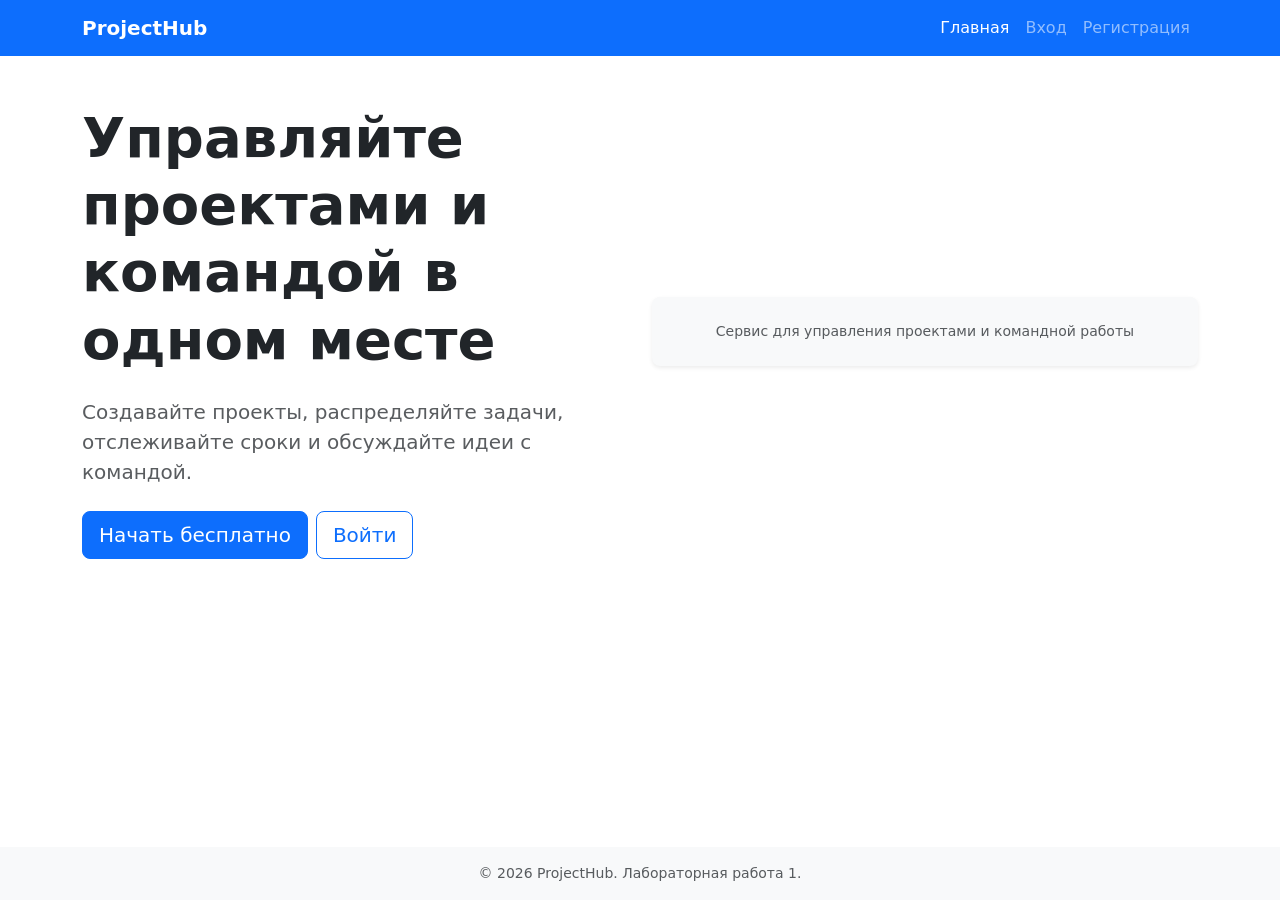
<file: J3212/lab1/index.html>
<!DOCTYPE html>
<html lang="ru">
<head>
  <meta charset="UTF-8">
  <meta name="viewport" content="width=device-width, initial-scale=1.0">
  <title>Сервис управления проектами — Главная</title>
  <link href="https://cdn.jsdelivr.net/npm/bootstrap@5.3.2/dist/css/bootstrap.min.css" rel="stylesheet">
  <link rel="stylesheet" href="css/style.css">
</head>
<body>
  <nav class="navbar navbar-expand-lg navbar-dark bg-primary">
    <div class="container">
      <a class="navbar-brand" href="index.html">ProjectHub</a>
      <button class="navbar-toggler" type="button" data-bs-toggle="collapse" data-bs-target="#navbarNav" aria-controls="navbarNav" aria-expanded="false" aria-label="Меню">
        <span class="navbar-toggler-icon"></span>
      </button>
      <div class="collapse navbar-collapse" id="navbarNav">
        <ul class="navbar-nav ms-auto">
          <li class="nav-item">
            <a class="nav-link active" href="index.html">Главная</a>
          </li>
          <li class="nav-item">
            <a class="nav-link" href="login.html">Вход</a>
          </li>
          <li class="nav-item">
            <a class="nav-link" href="register.html">Регистрация</a>
          </li>
        </ul>
      </div>
    </div>
  </nav>

  <main class="py-5">
    <div class="container">
      <div class="row align-items-center">
        <div class="col-lg-6">
          <h1 class="display-4 fw-bold mb-4">Управляйте проектами и командой в одном месте</h1>
          <p class="lead text-muted mb-4">
            Создавайте проекты, распределяйте задачи, отслеживайте сроки и обсуждайте идеи с командой.
          </p>
          <div class="d-flex gap-2 flex-wrap">
            <a href="register.html" class="btn btn-primary btn-lg">Начать бесплатно</a>
            <a href="login.html" class="btn btn-outline-primary btn-lg">Войти</a>
          </div>
        </div>
        <div class="col-lg-6 mt-4 mt-lg-0 text-center">
          <div class="bg-light rounded-3 p-4 shadow-sm">
            <p class="text-muted mb-0 small">Сервис для управления проектами и командной работы</p>
          </div>
        </div>
      </div>
    </div>
  </main>

  <footer class="bg-light py-3 mt-auto">
    <div class="container text-center text-muted small">
      &copy; 2026 ProjectHub. Лабораторная работа 1.
    </div>
  </footer>

  <script src="https://cdn.jsdelivr.net/npm/bootstrap@5.3.2/dist/js/bootstrap.bundle.min.js"></script>
</body>
</html>
</file>
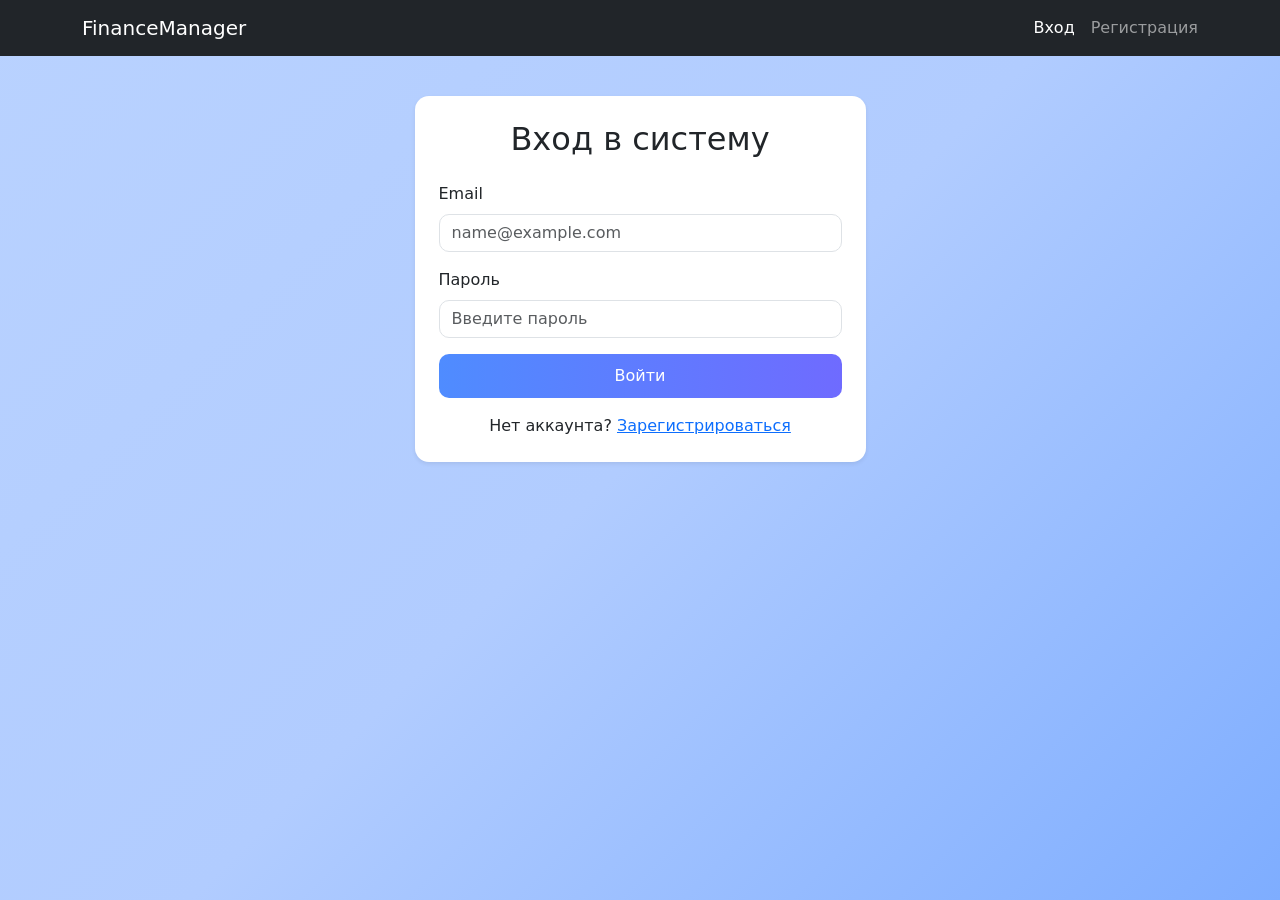
<file: J3211/Aleshkin_Dmitry/laboratory/lab-1/index.html>
<!DOCTYPE html>
<html lang="ru">
<head>
    <meta charset="UTF-8">
    <meta name="viewport" content="width=device-width, initial-scale=1.0">
    <title>Вход</title>
    <link href="https://cdn.jsdelivr.net/npm/bootstrap@5.3.2/dist/css/bootstrap.min.css" rel="stylesheet">
    <link rel="stylesheet" href="css/style.css">
</head>
<body>

<nav class="navbar navbar-dark bg-dark">
    <div class="container d-flex flex-column flex-md-row justify-content-between align-items-center">
        <a class="navbar-brand mb-2 mb-md-0" href="index.html">FinanceManager</a>
        <ul class="navbar-nav flex-row gap-3">
            <li class="nav-item">
                <a class="nav-link active" href="index.html">Вход</a>
            </li>
            <li class="nav-item">
                <a class="nav-link" href="register.html">Регистрация</a>
            </li>
        </ul>
    </div>
</nav>

<div class="container main-block">
    <div class="row justify-content-center">
        <div class="col-12 col-sm-10 col-md-8 col-lg-5">
            <div class="card shadow-sm">
                <div class="card-body p-4">
                    <h2 class="text-center mb-4">Вход в систему</h2>

                    <form action="dashboard.html">
                        <div class="mb-3">
                            <label for="email" class="form-label">Email</label>
                            <input type="email" class="form-control" id="email" placeholder="name@example.com" required>
                        </div>

                        <div class="mb-3">
                            <label for="password" class="form-label">Пароль</label>
                            <input type="password" class="form-control" id="password" placeholder="Введите пароль" required>
                        </div>

                        <div class="d-grid mb-3">
                            <button type="submit" class="btn btn-primary">Войти</button>
                        </div>
                    </form>

                    <p class="text-center mb-0">
                        Нет аккаунта? <a href="register.html">Зарегистрироваться</a>
                    </p>
                </div>
            </div>
        </div>
    </div>
</div>

</body>
</html>
</file>
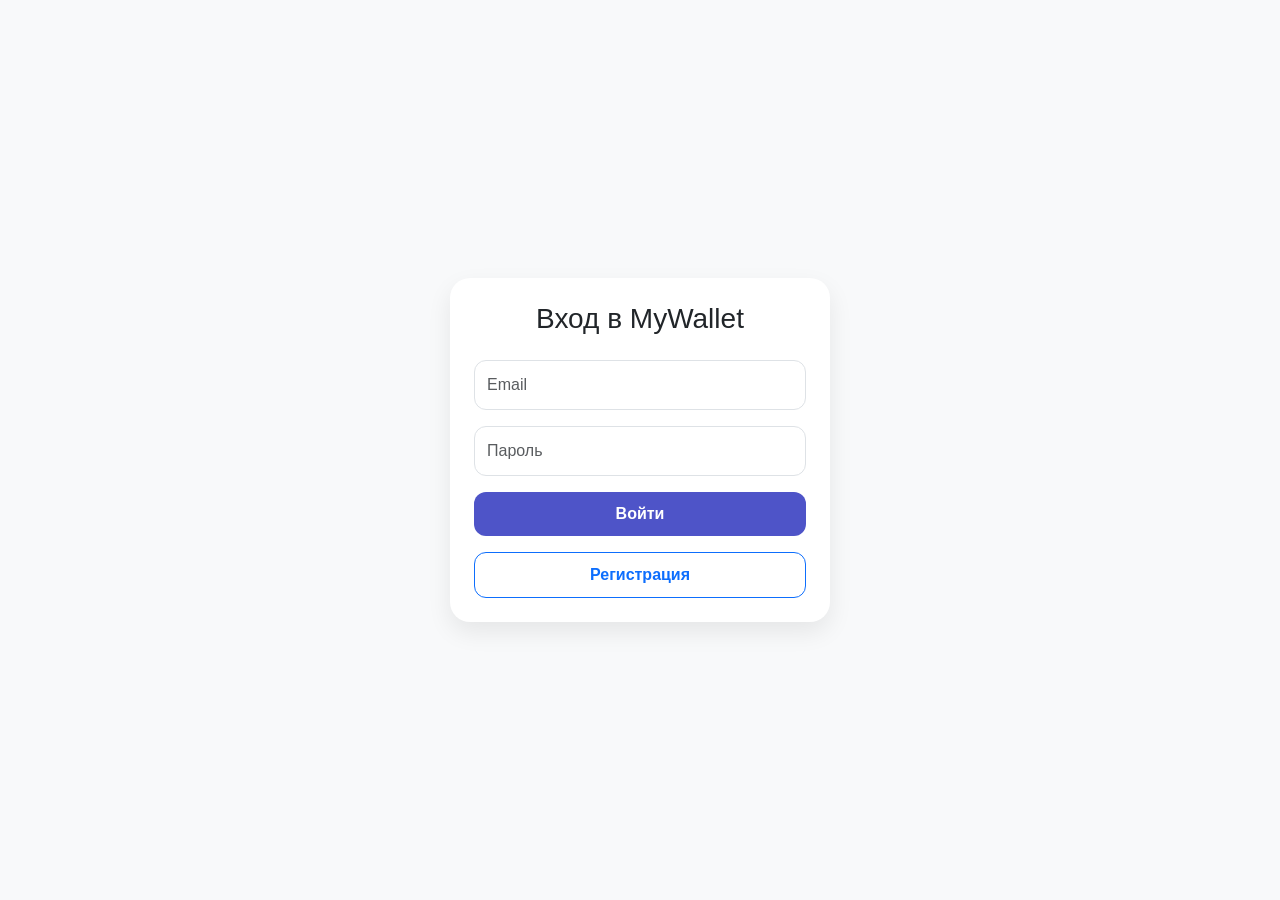
<file: J3210/Андреева Наталия/homeworks/hw2/financial_manager/index.html>
<!DOCTYPE html>
<html lang="ru">
<head>
    <meta charset="UTF-8">
    <meta name="viewport" content="width=device-width, initial-scale=1.0">
    <meta name="description"
          content="Вход в личный кабинет финансового менеджера MyWallet. Управляйте своими доходами и расходами легко и безопасно.">
    <title>Вход в систему — MyWallet</title>
    <link href="https://cdn.jsdelivr.net/npm/bootstrap@5.3.0/dist/css/bootstrap.min.css" rel="stylesheet">
    <link rel="stylesheet" href="css/base.css">
    <link rel="stylesheet" href="css/layout.css">
    <link rel="stylesheet" href="css/components.css">
    <link rel="stylesheet" href="css/pages.css">
</head>
<body class="bg-light d-flex align-items-center min-vh-100">
<main class="container">
    <div class="row justify-content-center">
        <div class="col-12 col-md-4 card p-4 shadow-sm border-0">
            <h1 class="h3 mb-4 text-center">Вход в MyWallet</h1>

            <div class="mb-3">
                <label for="email" class="visually-hidden">Электронная почта</label>
                <input type="email" id="email" class="form-control" placeholder="Email" autocomplete="email">
            </div>

            <div class="mb-3">
                <label for="pass" class="visually-hidden">Пароль</label>
                <input type="password" id="pass" class="form-control" placeholder="Пароль">
            </div>

            <button id="loginBtn" class="btn btn-primary w-100 py-2 fw-bold">Войти</button>
            <a href="register.html" class="btn btn-outline-primary w-100 mt-3">Регистрация</a>
        </div>
    </div>
</main>

<script>
    document.getElementById('loginBtn').addEventListener('click', async () => {
        const emailInput = document.getElementById('email').value.trim();
        const passInput = document.getElementById('pass').value.trim();

        if (!emailInput || !passInput) return alert("Введите данные!");

        try {
            const response = await fetch(`http://localhost:3000/users`);
            const users = await response.json();

            const foundUser = users.find(u => u.email === emailInput && u.pass === passInput);

            if (foundUser) {
                localStorage.setItem('isLoggedIn', 'true');
                localStorage.setItem('currentUser', JSON.stringify(foundUser));
                localStorage.setItem('currentUserId', foundUser.id.toString());
                localStorage.setItem('currentUserEmail', foundUser.email);
                localStorage.setItem('userFullName', foundUser.name + " " + foundUser.surname);

                alert("Вход выполнен успешно!");
                window.location.href = 'dashboard.html';
            } else {
                alert("Неверный Email или пароль! Проверьте данные или зарегистрируйтесь.");
                console.log("Введено:", emailInput, passInput);
                console.log("В базе данных сейчас:", users);
            }
        } catch (error) {
            alert("Нет связи с сервером! Проверьте, что в терминале написано 'JSON Server started'");
        }
    });
</script>
</body>
</html>
</file>
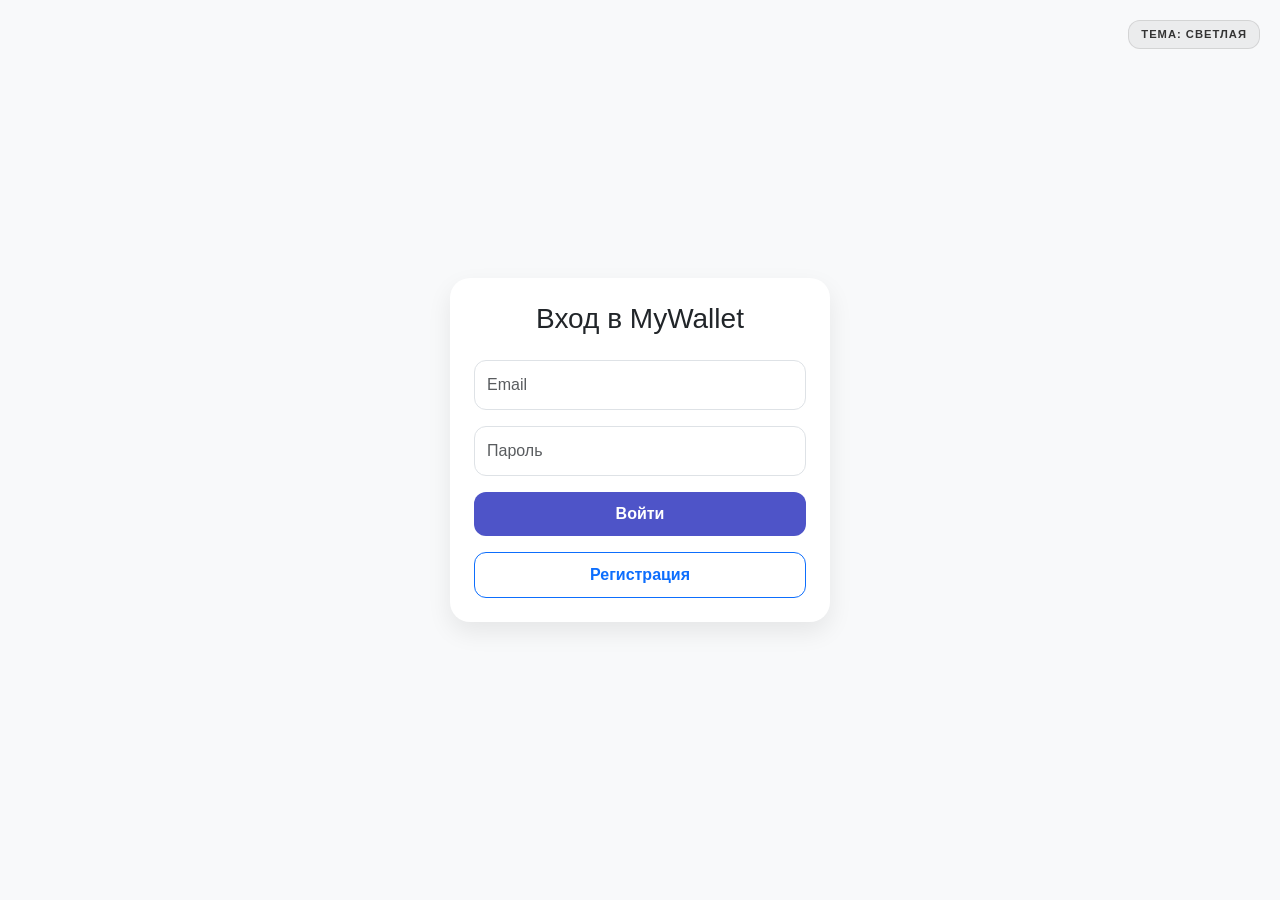
<file: J3210/Андреева Наталия/homeworks/hw4/financial_manager/index.html>
<!DOCTYPE html>
<html lang="ru">
<head>
    <meta charset="UTF-8">
    <meta name="viewport" content="width=device-width, initial-scale=1.0">
    <meta name="description"
          content="Вход в личный кабинет финансового менеджера MyWallet. Управляйте своими доходами и расходами легко и безопасно.">
    <title>Вход в систему — MyWallet</title>
    <link href="https://cdn.jsdelivr.net/npm/bootstrap@5.3.0/dist/css/bootstrap.min.css" rel="stylesheet">
    <link rel="stylesheet" href="css/themes.css">
    <link rel="stylesheet" href="css/base.css">
    <link rel="stylesheet" href="css/layout.css">
    <link rel="stylesheet" href="css/components.css">
    <link rel="stylesheet" href="css/pages.css">
    <link rel="stylesheet" href="css/dark-theme.css">

</head>
<body class="bg-light d-flex align-items-center min-vh-100">
<main class="container">
    <div class="row justify-content-center">
        <div class="col-12 col-md-4 card p-4 shadow-sm border-0">
            <h1 class="h3 mb-4 text-center">Вход в MyWallet</h1>

            <div class="mb-3">
                <label for="email" class="visually-hidden">Электронная почта</label>
                <input type="email" id="email" class="form-control" placeholder="Email" autocomplete="email">
            </div>

            <div class="mb-3">
                <label for="pass" class="visually-hidden">Пароль</label>
                <input type="password" id="pass" class="form-control" placeholder="Пароль">
            </div>

            <button id="loginBtn" class="btn btn-primary w-100 py-2 fw-bold">Войти</button>
            <a href="register.html" class="btn btn-outline-primary w-100 mt-3">Регистрация</a>
        </div>
    </div>
</main>

<script>
    document.getElementById('loginBtn').addEventListener('click', async () => {
        const emailInput = document.getElementById('email').value.trim();
        const passInput = document.getElementById('pass').value.trim();

        if (!emailInput || !passInput) return alert("Введите данные!");

        try {
            const response = await fetch(`http://localhost:3000/users`);
            const users = await response.json();

            const foundUser = users.find(u => u.email === emailInput && u.pass === passInput);

            if (foundUser) {
                localStorage.setItem('isLoggedIn', 'true');
                localStorage.setItem('currentUser', JSON.stringify(foundUser));
                localStorage.setItem('currentUserId', foundUser.id.toString());
                localStorage.setItem('currentUserEmail', foundUser.email);
                localStorage.setItem('userFullName', foundUser.name + " " + foundUser.surname);

                alert("Вход выполнен успешно!");
                window.location.href = 'dashboard.html';
            } else {
                alert("Неверный Email или пароль! Проверьте данные или зарегистрируйтесь.");
                console.log("Введено:", emailInput, passInput);
                console.log("В базе данных сейчас:", users);
            }
        } catch (error) {
            alert("Нет связи с сервером! Проверьте, что в терминале написано 'JSON Server started'");
        }
    });
</script>
<script src="js/theme-toggle.js"></script>
</body>
</html>
</file>
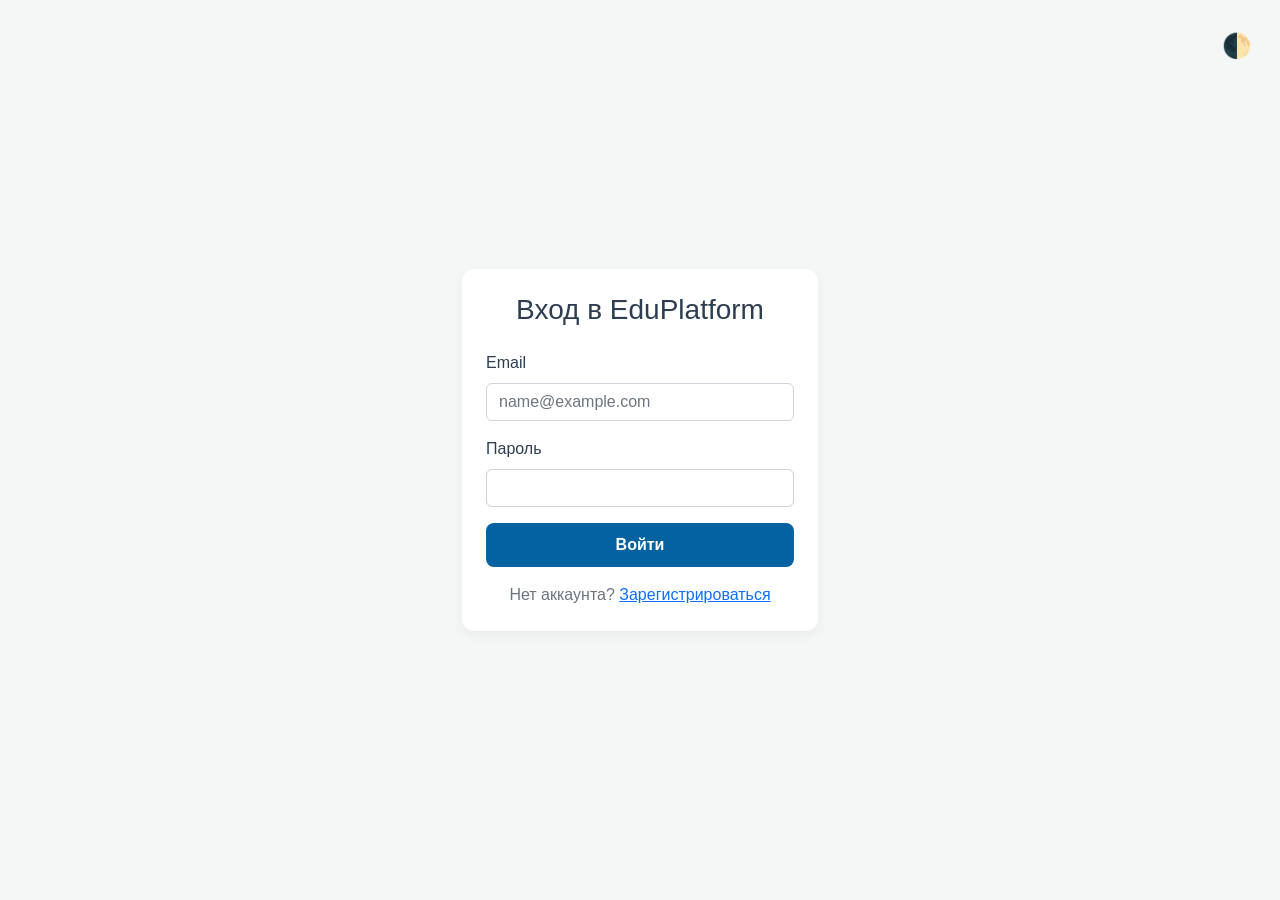
<file: J3210/Бровкин Аким/homeworks/hw3/public/index.html>
<!DOCTYPE html>
<html lang="ru">
<head>
    <meta charset="UTF-8">
    <meta name="viewport" content="width=device-width, initial-scale=1.0">
    <title>Вход - EduPlatform</title>
    <link href="https://cdn.jsdelivr.net/npm/bootstrap@5.3.0/dist/css/bootstrap.min.css" rel="stylesheet">
    <link rel="stylesheet" href="css/style.css">
    <script>
        const savedTheme = localStorage.getItem('theme') || 'light';
        document.documentElement.setAttribute('data-theme', savedTheme);
    </script>
</head>
<body>
    <main class="auth-wrapper">
        <div class="theme-toggle-wrapper-auth">
            <button id="themeToggle" class="theme-toggle-btn" aria-label="Переключить тему">🌓</button>
        </div>
        <div class="container">
            <div class="row justify-content-center">
                <div class="col-md-4">
                    <div class="edu-card p-4">
                        <h3 class="text-center mb-4">Вход в EduPlatform</h3>
                        <form id="loginForm">
                            <div class="mb-3">
                                <label class="form-label" for="email">Email</label>
                                <input type="email" id="email" class="form-control" placeholder="name@example.com" required>
                            </div>
                            <div class="mb-3">
                                <label class="form-label" for="password">Пароль</label>
                                <input type="password" id="password" class="form-control" required>
                            </div>
                            <button type="submit" class="btn-brand w-100">Войти</button>
                        </form>
                        <div class="text-center mt-3">
                            <span class="text-muted">Нет аккаунта?</span> <a href="register.html">Зарегистрироваться</a>
                        </div>
                    </div>
                </div>
            </div>
        </div>
    </main>

    <script>
        document.getElementById('loginForm').addEventListener('submit', async function(e) {
            e.preventDefault();
            const email = document.getElementById('email').value;
            const password = document.getElementById('password').value;

            try {
                const response = await fetch(`http://localhost:3000/users?email=${email}&password=${password}`);
                const users = await response.json();

                if (users.length > 0) {
                    localStorage.setItem('user', JSON.stringify(users[0]));
                    window.location.href = 'dashboard.html';
                } else {
                    alert('Неверный email или пароль!');
                }
            } catch (error) {
                console.error('Ошибка:', error);
                alert('Сервер недоступен.');
            }
        });

        document.getElementById('themeToggle').addEventListener('click', function() {
            const currentTheme = document.documentElement.getAttribute('data-theme');
            const newTheme = currentTheme === 'dark' ? 'light' : 'dark';
            document.documentElement.setAttribute('data-theme', newTheme);
            localStorage.setItem('theme', newTheme);
        });
    </script>
</body>
</html>
</file>
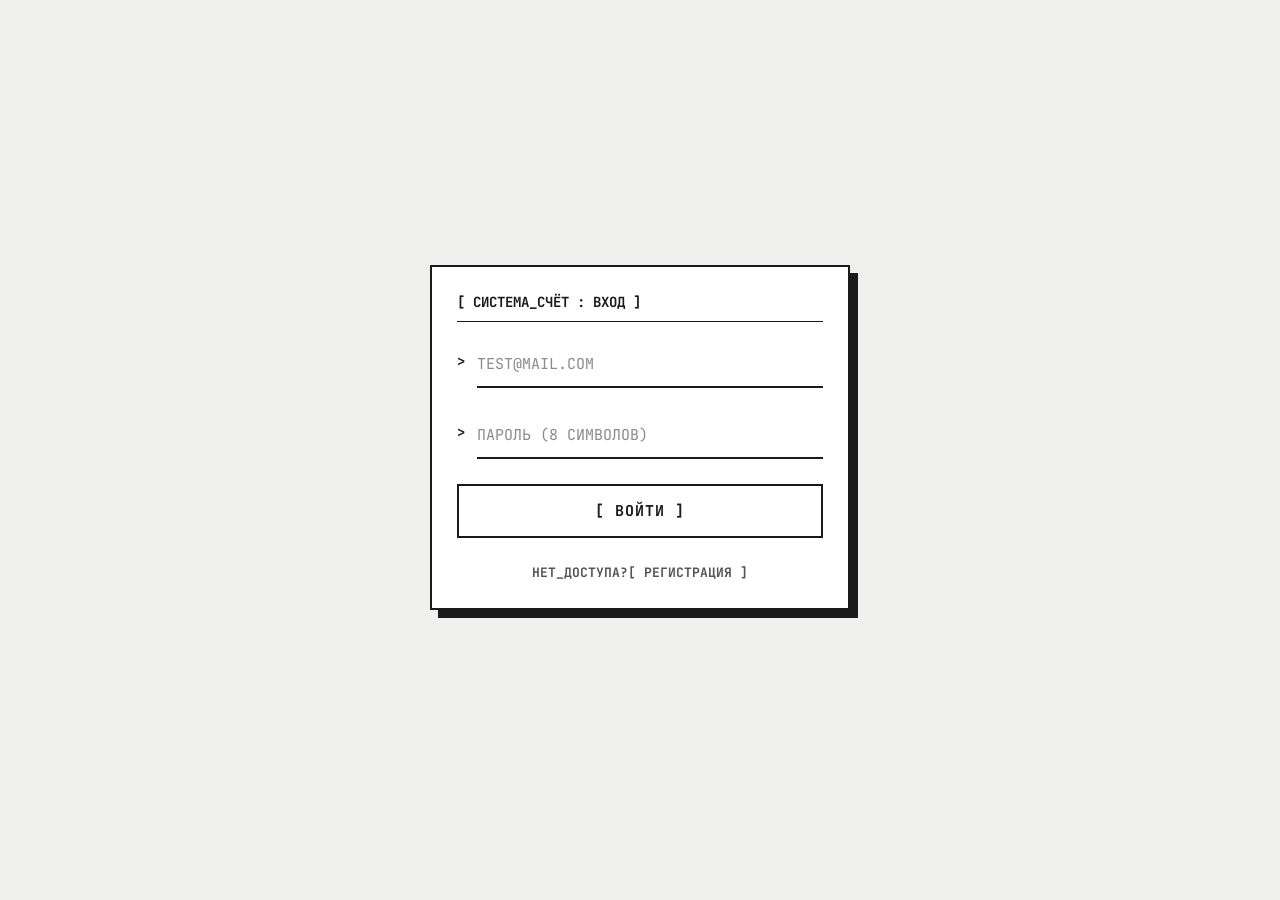
<file: J3211/Бондаренко Анна/homeworks/hw3/html/index.html>
<!DOCTYPE html>
<html lang="ru">
<head>
    <meta charset="UTF-8">
    <meta name="viewport" content="width=device-width, initial-scale=1.0">
    <meta name="description" content="Авторизация в системе">
    <title>СИСТЕМА_СЧЁТ : ВХОД</title>
    <link rel="stylesheet" href="../css/theme.css">
    <link rel="stylesheet" href="../css/base.css">
    <link rel="stylesheet" href="../css/form.css">
    <link rel="stylesheet" href="../css/auth.css">
    <link rel="stylesheet" href="../css/components.css">
</head>
<body>

<main>
    <div class="terminal-wrapper">
        <div class="terminal-box">
            <div class="terminal-title" role="heading" aria-level="1">[ СИСТЕМА_СЧЁТ : ВХОД ]</div>

            <form id="loginForm">
                <div class="input-group">
                    <label for="loginEmail" class="input-prefix" style="cursor: pointer;">
                        &gt; <span class="visually-hidden">Электронная почта</span>
                    </label>
                    <input type="email" id="loginEmail" class="terminal-input"
                           placeholder="TEST@MAIL.COM" required autocomplete="email">
                </div>

                <div class="input-group">
                    <label for="loginPassword" class="input-prefix" style="cursor: pointer;">
                        &gt; <span class="visually-hidden">Пароль</span>
                    </label>
                    <input type="password" id="loginPassword" class="terminal-input"
                           placeholder="ПАРОЛЬ (8 СИМВОЛОВ)" required autocomplete="current-password">
                </div>

                <button type="submit" class="terminal-btn" aria-label="Войти в систему">[ ВОЙТИ ]</button>
            </form>

            <a href="register.html" class="terminal-link" aria-label="Зарегистрировать новый аккаунт">НЕТ_ДОСТУПА?[ РЕГИСТРАЦИЯ ]</a>
        </div>
    </div>
</main>
<script src="../js/api.js"></script>
<script src="../js/core.js"></script>
<script src="../js/auth.js"></script>
<script src="../js/theme.js"></script>
</body>
</html>
</file>
<file: J3212/lab1/css/style.css>
:root {
  --primary: #0d6efd;
  --secondary: #6c757d;
  --success: #198754;
  --danger: #dc3545;
  --warning: #ffc107;
  --info: #0dcaf0;
}

body {
  min-height: 100vh;
  display: flex;
  flex-direction: column;
}

main {
  flex: 1;
}

.navbar-brand {
  font-weight: 600;
}

.card {
  border: none;
  box-shadow: 0 0.125rem 0.25rem rgba(0, 0, 0, 0.075);
}

.card:hover {
  box-shadow: 0 0.5rem 1rem rgba(0, 0, 0, 0.1);
}

.auth-wrapper {
  min-height: calc(100vh - 56px);
  display: flex;
  align-items: center;
  justify-content: center;
}

.auth-card {
  max-width: 420px;
}

.dashboard-section {
  margin-bottom: 2rem;
}

.task-card {
  transition: transform 0.15s ease;
}

.task-card:hover {
  transform: translateY(-2px);
}

.kanban-column {
  min-height: 300px;
  border-radius: 0.375rem;
  background: #f8f9fa;
}

.kanban-card {
  cursor: grab;
}

.kanban-card:active {
  cursor: grabbing;
}

.badge-status-new { background-color: #0dcaf0; }
.badge-status-progress { background-color: #0d6efd; }
.badge-status-review { background-color: #fd7e14; }
.badge-status-done { background-color: #198754; }

.badge-priority-low { background-color: #6c757d; }
.badge-priority-medium { background-color: #ffc107; color: #212529; }
.badge-priority-high { background-color: #fd7e14; }
.badge-priority-critical { background-color: #dc3545; }

.role-admin { border-left: 4px solid #dc3545; }
.role-member { border-left: 4px solid #0d6efd; }
.role-viewer { border-left: 4px solid #6c757d; }

.notification-item {
  border-left: 3px solid transparent;
}
.notification-item.unread {
  border-left-color: var(--primary);
  background-color: rgba(13, 110, 253, 0.05);
}

footer {
  margin-top: auto;
}
</file>
<file: J3211/Aleshkin_Dmitry/laboratory/lab-1/css/style.css>
/* Оформление всей страницы: фон и минимальная высота экрана */
body {
    background: linear-gradient(135deg, #b9d2ff 0%, #b1ccff 50%, #7eadff 100%);
    min-height: 100vh;
}

/* Отступы сверху и снизу у основного содержимого страницы */
.main-block {
    margin-top: 40px;
    margin-bottom: 40px;
}

/* Общий стиль карточек: убираем рамку, скругляем углы, добавляем тень */
.card {
    border: none;
    border-radius: 14px;
    box-shadow: 0 4px 14px rgba(0, 0, 0, 0.08);
}

/* Блоки со статистикой: баланс, доходы, расходы */
.stat-box {
    padding: 20px;
    border-radius: 14px;
    background: #ffffff;
    box-shadow: 0 4px 14px rgba(0, 0, 0, 0.08);
    text-align: center;
    height: 100%;
}

/* Отступ под заголовком внутри блока статистики */
.stat-box h4 {
    margin-bottom: 10px;
}

/* Выравнивание текста по вертикали по центру в ячейках таблицы */
.table td,
.table th {
    vertical-align: middle;
}

/* Общий стиль для белых информационных блоков:
   фильтры, графики, секции с информацией */
.filter-box,
.chart-box,
.info-box {
    background-color: #ffffff;
    border: none;
    border-radius: 14px;
    padding: 20px;
    margin-bottom: 20px;
    box-shadow: 0 4px 14px rgba(0, 0, 0, 0.08);
}

/* Основная кнопка: градиент, скругление, внутренние отступы */
.btn-primary {
    border: none;
    border-radius: 10px;
    background: linear-gradient(90deg, #4f8cff 0%, #6f6bff 100%);
    padding: 10px 18px;
}

/* Изменение цвета основной кнопки при наведении */
.btn-primary:hover {
    background: linear-gradient(90deg, #3f7cf0 0%, #625df2 100%);
}

/* Второстепенная кнопка: только скругление углов */
.btn-secondary {
    border-radius: 10px;
}

/* Поля ввода и выпадающие списки: скругление углов */
.form-control,
.form-select {
    border-radius: 10px;
}

/* Нижняя подпись/примечание: серый текст, меньший размер, выравнивание по центру */
.footer-note {
    color: #6c757d;
    font-size: 14px;
    text-align: center;
    margin-top: 30px;
}
</file>
<file: J3210/Андреева Наталия/homeworks/hw2/financial_manager/css/base.css>
body {
    background: #f4f7f6;
    font-family: 'Segoe UI', Tahoma, Geneva, Verdana, sans-serif !important;
    color: #333;
    padding: 20px 0;
    line-height: 1.6;
}

h1, h2, h3, h4, h5, .btn, .form-control {
    font-family: 'Segoe UI', Tahoma, Geneva, Verdana, sans-serif !important;
}

.visually-hidden, .a11y-hidden {
    position: absolute;
    width: 1px;
    height: 1px;
    padding: 0;
    margin: -1px;
    overflow: hidden;
    clip: rect(0, 0, 0, 0);
    white-space: nowrap;
    border: 0;
}

*:focus-visible {
    outline: 3px solid #6366f1 !important;
    outline-offset: 4px;
}
</file>
<file: J3210/Андреева Наталия/homeworks/hw2/financial_manager/css/layout.css>
.navbar {
    background: #1e1b4b !important;
    padding: 0.8rem 2rem !important;
    border-bottom: 2px solid #312e81;
    margin-bottom: 25px;
}

.nav-link-custom {
    color: #ffffff !important;
    text-decoration: none !important;
    font-size: 0.9rem;
    font-weight: 500;
    padding: 8px 16px !important;
    border-radius: 10px;
    transition: all 0.3s ease;
    display: inline-block;
}

.nav-link-custom:hover {
    background: rgba(255, 255, 255, 0.1);
}

.nav-link-custom.active {
    background-color: #ffffff !important;
    color: #1e1b4b !important;
    font-weight: 700;
}

#userNameDisplay {
    background: rgba(255, 255, 255, 0.15);
    padding: 6px 14px;
    border-radius: 50px;
    font-weight: 600;
    color: white;
    font-size: 0.85rem;
    display: inline-flex;
    align-items: center;
}

@media (max-width: 576px) {
    .navbar {
        padding: 0.8rem 1rem !important;
    }

    .nav-link-custom {
        padding: 6px 10px !important;
        font-size: 0.8rem;
    }
}

.navbar {
    background-color: #1e1b4b !important;
    border-bottom: 2px solid #312e81;
    min-height: 70px;
}

.nav-link-custom {
    color: white !important;
    text-decoration: none !important;
    padding: 10px 20px !important;
    display: inline-block;
}

.nav-link-custom.active {
    background-color: white !important;
    color: #1e1b4b !important;
    border-radius: 8px;
    font-weight: 700;
}

#rate-usd {
    min-height: 180px;
    background: #2d3748;
    border-radius: 20px;
}

#rate-eur, #rate-cny, #rate-gbp {
    min-height: 100px;
    background: #f1f3f5;
    border-radius: 16px;
}

#rate-jpy, #rate-try, #rate-kzt, #rate-amd {
    min-height: 80px;
    background: #f1f3f5;
    border-radius: 16px;
}

.btn-logout {
    color: white !important;
    border: 1px solid rgba(255, 255, 255, 0.4) !important;
    background: transparent;
}

body {
    font-display: swap;
}
</file>
<file: J3210/Андреева Наталия/homeworks/hw2/financial_manager/css/components.css>
.card {
    border: none !important;
    border-radius: 20px !important;
    box-shadow: 0 10px 25px rgba(0, 0, 0, 0.08) !important;
    background-color: #fff;
    transition: transform 0.3s ease;
}

.card:hover {
    transform: translateY(-5px);
}

.btn {
    border-radius: 12px !important;
    padding: 10px 20px !important;
    font-weight: 600 !important;
    transition: all 0.3s ease;
}

.btn-primary {
    background-color: #4e54c8 !important;
    border: none !important;
}

.btn-success {
    background-color: #3c366b !important;
    border: 2px solid #2d264d !important;
    color: #ffffff !important;
}

.btn-logout {
    color: white !important;
    border: 1px solid rgba(255, 255, 255, 0.4) !important;
    background: transparent;
}

.form-control {
    border-radius: 12px !important;
    padding: 12px !important;
    border: 1px solid #dee2e6;
}

.table {
    border-collapse: separate;
    border-spacing: 0 10px;
}

.table tr {
    background: white;
    box-shadow: 0 2px 5px rgba(0, 0, 0, 0.05);
}

.table td, .table th {
    padding: 15px;
    vertical-align: middle;
    border: none;
}

.progress {
    height: 14px;
    border-radius: 10px;
    background-color: #e9ecef;
}
</file>
<file: J3210/Андреева Наталия/homeworks/hw2/financial_manager/css/pages.css>
.card-main-usd {
    background: linear-gradient(135deg, #4a5568 0%, #2d3748 100%) !important;
    color: white !important;
}

.currency-tinted {
    background-color: #f1f3f5 !important;
    border: 1px solid #e9ecef !important;
    border-radius: 16px !important;
}

.chart-box-fixed {
    height: 300px;
    width: 100%;
    position: relative;
}

canvas:focus-visible {
    border-radius: 8px;
}

.rule-card {
    background: #ffffff;
    border: 1px solid #e2e8f0;
    border-radius: 12px;
    padding: 12px 16px;
    margin-bottom: 10px;
    box-shadow: 0 2px 4px rgba(0, 0, 0, 0.02);
}

.text-success-a11y {
    color: #166534 !important;
    font-weight: 700;
}

.btn-delete-a11y {
    color: #991b1b !important;
    border: 1px solid #991b1b !important;
    background: #fee2e2;
    border-radius: 6px;
    padding: 2px 8px;
    font-weight: bold;
}
</file>
<file: J3210/Андреева Наталия/homeworks/hw4/financial_manager/css/themes.css>
:root {
    --icon-main: #21212c;
    --bg-body: #f4f7f6;
    --text-body: #333;
    --bg-card: #fff;
    --border-card: none;
    --bg-tinted: #f1f3f5;

    --btn-success-bg: #3c366b;
    --btn-success-border: #2d264d;
    --btn-success-text: #ffffff;

    --table-row-bg: white;
    --table-td-bg: transparent;
    --table-th-bg: transparent;
    --table-border: transparent;

    --rate-bg: #f1f3f5;
    --rate-border: #e9ecef;
    --rule-bg: #ffffff;
    --rule-border: #e2e8f0;
    --rule-text: #333;

    --theme-btn-float-bg: rgba(0, 0, 0, 0.05);
    --theme-btn-float-border: rgba(0, 0, 0, 0.1);
    --theme-btn-float-text: #333;

    --input-bg: #ffffff;
    --input-border: #dee2e6;
    --input-text: #333;
}

body.dark-theme {
    --icon-main: #e2e8f0;
    --bg-body: #0b0e14;
    --text-body: #e2e8f0;
    --bg-card: #1a1f2e;
    --border-card: 1px solid #2d3748;
    --bg-tinted: #1e2533;

    --btn-success-bg: #22c55e;
    --btn-success-border: #22c55e;
    --btn-success-text: #000;

    --table-row-bg: #1a1f2e;
    --table-td-bg: #1a1f2e;
    --table-th-bg: #2d3748;
    --table-border: 1px solid #2d3748;

    --rate-bg: #1e2533;
    --rate-border: #2d3748;
    --rule-bg: #1a1f2e;
    --rule-border: #2d3748;
    --rule-text: #e2e8f0;

    --theme-btn-float-bg: rgba(255, 255, 255, 0.05);
    --theme-btn-float-border: rgba(255, 255, 255, 0.2);
    --theme-btn-float-text: #fff;

    --input-bg: #1a1f2e;
    --input-border: #2d3748;
    --input-text: #e2e8f0;
}
</file>
<file: J3210/Андреева Наталия/homeworks/hw4/financial_manager/css/base.css>
body {
    background: var(--bg-body) !important;
    background-color: var(--bg-body) !important;
    font-family: 'Segoe UI', Tahoma, Geneva, Verdana, sans-serif !important;
    color: var(--text-body) !important;
    padding: 20px 0;
    line-height: 1.6;
    font-display: swap;
}

h1, h2, h3, h4, h5, .btn, .form-control {
    font-family: 'Segoe UI', Tahoma, Geneva, Verdana, sans-serif !important;
}

.visually-hidden, .a11y-hidden {
    position: absolute;
    width: 1px;
    height: 1px;
    padding: 0;
    margin: -1px;
    overflow: hidden;
    clip: rect(0, 0, 0, 0);
    white-space: nowrap;
    border: 0;
}

*:focus-visible {
    outline: 3px solid #6366f1 !important;
    outline-offset: 4px;
}

.svg-icon {
    width: 1.25rem;
    height: 1.25rem;
    fill: none;
    stroke: var(--icon-main) !important;
    vertical-align: middle;
    margin-right: 8px;
    transition: all 0.3s ease;
}

.btn-logout .svg-icon {
    width: 1.1rem;
    height: 1.1rem;
    margin-right: 5px;
}

.currency-tinted .svg-icon {
    opacity: 0.6;
    stroke-width: 2.5;
}

.card-main-usd .svg-icon {
    stroke: #fff;
}
</file>
<file: J3210/Андреева Наталия/homeworks/hw4/financial_manager/css/layout.css>
.navbar {
    background-color: #1e1b4b !important;
    border-bottom: 2px solid #312e81;
    min-height: 70px;
    padding: 0.8rem 2rem !important;
    margin-bottom: 25px;
}

.nav-link-custom {
    color: #ffffff !important;
    text-decoration: none !important;
    font-size: 0.9rem;
    font-weight: 500;
    padding: 10px 20px !important;
    border-radius: 10px;
    transition: all 0.3s ease;
    display: inline-block;
}

.nav-link-custom:hover {
    background: rgba(255, 255, 255, 0.1);
}

.nav-link-custom.active {
    background-color: #ffffff !important;
    color: #1e1b4b !important;
    font-weight: 700;
}

#userNameDisplay {
    background: rgba(255, 255, 255, 0.15);
    padding: 6px 14px;
    border-radius: 50px;
    font-weight: 600;
    color: white;
    font-size: 0.85rem;
    display: inline-flex;
    align-items: center;
}

@media (max-width: 576px) {
    .navbar {
        min-height: auto !important;
        height: auto !important;
        padding: 10px 0 !important;
    }

    .navbar .container-fluid {
        display: flex;
        flex-direction: column;
        align-items: center;
        gap: 12px;
    }

    .ms-auto {
        margin-left: 0 !important;
        width: 100%;
        display: flex;
        flex-wrap: wrap;
        justify-content: center;
        gap: 5px;
    }

    .nav-link-custom {
        padding: 5px 8px !important;
        font-size: 0.7rem !important;
        display: flex;
        flex-direction: column;
        align-items: center;
        min-width: 55px;
    }

    .nav-link-custom .svg-icon {
        width: 1.2rem;
        height: 1.2rem;
        margin-right: 0 !important;
        margin-bottom: 2px;
    }

    .btn-logout, .theme-toggle-btn {
        font-size: 0.65rem !important;
        padding: 4px 8px !important;
        height: auto !important;
        display: flex;
        flex-direction: column;
        align-items: center;
        justify-content: center;
        border-radius: 8px !important;
        background: rgba(255, 255, 255, 0.05) !important;
        border: 1px solid rgba(255, 255, 255, 0.1) !important;
        margin: 0 !important;
    }

    .btn-logout .svg-icon {
        margin-right: 0 !important;
        margin-bottom: 2px;
    }

    #theme-toggle {
        max-width: 70px;
        text-align: center;
        line-height: 1.2;
    }
}
</file>
<file: J3210/Андреева Наталия/homeworks/hw4/financial_manager/css/components.css>
.card {
    border: var(--border-card) !important;
    border-radius: 20px !important;
    box-shadow: 0 10px 25px rgba(0, 0, 0, 0.08) !important;
    background-color: var(--bg-card) !important;
    transition: transform 0.3s ease;
}

.card:hover {
    transform: translateY(-5px);
}

.btn {
    border-radius: 12px !important;
    padding: 10px 20px !important;
    font-weight: 600 !important;
    transition: all 0.3s ease;
}

.btn-primary {
    background-color: #4e54c8 !important;
    border: none !important;
}

.btn-success {
    background-color: var(--btn-success-bg) !important;
    border: 2px solid var(--btn-success-border) !important;
    color: var(--btn-success-text) !important;
}

.btn-logout {
    color: white !important;
    border: 1px solid rgba(255, 255, 255, 0.4) !important;
    background: transparent;
}

.form-control {
    border-radius: 12px !important;
    padding: 12px !important;
    background-color: var(--input-bg) !important;
    border: 1px solid #dee2e6;
    color: var(--input-text) !important;
    transition: all 0.3s ease;
}

.form-control:focus {
    background-color: var(--input-bg) !important;
    color: var(--input-text) !important;
    box-shadow: 0 0 0 0.25rem rgba(99, 102, 241, 0.25);
    border-color: #6366f1 !important;
}

.table {
    border-collapse: separate;
    border-spacing: 0 10px;
}

.table tr {
    background: var(--bg-card) !important;
    box-shadow: 0 2px 5px rgba(0, 0, 0, 0.05);
}

.table td, .table th {
    padding: 15px;
    vertical-align: middle;
    border: none;
}

.progress {
    height: 14px;
    border-radius: 10px;
    background-color: #e9ecef;
}

.theme-toggle-btn {
    letter-spacing: 1px;
    font-size: 0.7rem !important;
    border: 1px solid rgba(255, 255, 255, 0.2) !important;
    background: rgba(255, 255, 255, 0.05) !important;
    color: #fff !important;
    padding: 5px 12px !important;
    border-radius: 8px;
    text-transform: uppercase;
    cursor: pointer;
    display: inline-block;
}

.floating-theme-btn {
    position: fixed !important;
    top: 20px !important;
    right: 20px !important;
    z-index: 9999 !important;
    background: var(--theme-btn-float-bg) !important;
    border: 1px solid var(--theme-btn-float-border) !important;
    color: var(--theme-btn-float-text) !important;
    display: block !important;
}
</file>
<file: J3210/Андреева Наталия/homeworks/hw4/financial_manager/css/pages.css>
.currency-tinted, [id^="rate-"]:not(#rate-usd), .bg-light:not(body) {
    background-color: var(--bg-tinted) !important;
    border-radius: 16px !important;
}

#rate-usd {
    min-height: 180px;
    background: #2d3748;
    border-radius: 20px;
    color: white !important;
}

#rate-eur, #rate-cny, #rate-gbp {
    min-height: 100px;
}

#rate-jpy, #rate-try, #rate-kzt, #rate-amd {
    min-height: 80px;
}

.card-main-usd {
    background: linear-gradient(135deg, #4a5568 0%, #2d3748 100%) !important;
    color: white !important;
}

.col-lg-12 .card.bg-dark.text-white {
    background-color: #e2e8f0 !important;
    border-radius: 20px !important;
    padding: 50px 30px !important;
    border: none !important;
}

.col-lg-12 .card.bg-dark.text-white * {
    color: #333 !important;
    opacity: 1 !important;
}

.chart-box-fixed {
    height: 300px;
    width: 100%;
    position: relative;
}

canvas:focus-visible {
    border-radius: 8px;
}

.rule-card {
    background: var(--bg-card);
    border: 1px solid #e2e8f0;
    border-radius: 12px;
    padding: 12px 16px;
    margin-bottom: 10px;
    box-shadow: 0 2px 4px rgba(0, 0, 0, 0.02);
}

.text-success-a11y {
    color: #166534 !important;
    font-weight: 700;
}

.btn-delete-a11y {
    color: #991b1b !important;
    border: 1px solid #991b1b !important;
    background: #fee2e2;
    border-radius: 6px;
    padding: 2px 8px;
    font-weight: bold;
}
</file>
<file: J3210/Андреева Наталия/homeworks/hw4/financial_manager/css/dark-theme.css>
body.bg-light.dark-theme, body.dark-theme {
    background-color: var(--bg-body) !important;
    background: var(--bg-body) !important;
}

body.dark-theme .card.border-0.shadow-sm, body.dark-theme .card {
    background-color: var(--bg-card) !important;
    border: 1px solid #2d3748 !important;
}

body.dark-theme h1, body.dark-theme h2, body.dark-theme h4, body.dark-theme .h4, body.dark-theme .h5, body.dark-theme #accBalance,
body.dark-theme section h2, body.dark-theme .card h2, body.dark-theme .card .h5 {
    color: #f8fafc !important;
    font-weight: 700 !important;
}

body.dark-theme .text-muted, body.dark-theme .small {
    color: #94a3b8 !important;
}

body.dark-theme .text-success, body.dark-theme .text-success-a11y {
    color: #4ade80 !important;
    font-weight: 700 !important;
}

body.dark-theme .text-danger {
    color: #f87171 !important;
}

body.dark-theme .list-group-item, body.dark-theme .list-group-item span, body.dark-theme .list-group-item div {
    background-color: #1a1f2e !important;
    color: #e2e8f0 !important;
    border-color: #2d3748 !important;
}

body.dark-theme .table {
    color: #e2e8f0 !important;
}

body.dark-theme .table tr, body.dark-theme .table td {
    background-color: #1a1f2e !important;
    color: #e2e8f0 !important;
    border-bottom: 1px solid #2d3748 !important;
}

body.dark-theme .table thead th {
    background-color: #2d3748 !important;
    color: #f8fafc !important;
    border-bottom: 2px solid #4a5568 !important;
}

body.dark-theme .table-hover tbody tr:hover td {
    background-color: #2d3748 !important;
}

body.dark-theme #regBtn, body.dark-theme #saveBtn {
    background-color: #22c55e !important;
    border: none !important;
    color: #000 !important;
    font-weight: 700 !important;
}

body.dark-theme .btn-outline-primary {
    color: #60a5fa !important;
    border-color: #60a5fa !important;
}

body.dark-theme .btn-outline-secondary {
    color: #94a3b8 !important;
    border-color: #475569 !important;
}

body.dark-theme #connectionStatus {
    background-color: #1a1f2e !important;
    color: #4ade80 !important;
    border: 1px solid #4ade80 !important;
    font-weight: 700 !important;
    padding: 10px 15px !important;
    border-radius: 10px !important;
}

body.dark-theme .rule-card, body.dark-theme .rule-card span, body.dark-theme .rule-card div, body.dark-theme .category-label, body.dark-theme .rule-category {
    color: #e2e8f0 !important;
    background-color: #1a1f2e !important;
    border-color: #2d3748 !important;
}

[id^="rate-"] {
    display: flex !important;
    flex-direction: column !important;
    justify-content: center !important;
    align-items: center !important;
    text-align: center !important;
    padding: 15px !important;
}

body.dark-theme [id^="rate-"] {
    color: #ffffff !important;
}

body.dark-theme .modal-content {
    background-color: #1a1f2e !important;
    color: #f8fafc !important;
    border: 1px solid #2d3748 !important;
}

body.dark-theme .modal-body .form-control, body.dark-theme .modal-body .form-select {
    background-color: #0b0e14 !important;
    border-color: #2d3748 !important;
    color: #ffffff !important;
}

body.dark-theme .modal-body .form-label {
    color: #94a3b8 !important;
}

body.dark-theme .modal-body input[type="date"]::-webkit-calendar-picker-indicator {
    filter: invert(1);
}

body.dark-theme .col-lg-12 .card.bg-dark.text-white {
    background-color: #1a1f2e !important;
    border: 1px solid #2d3748 !important;
}

body.dark-theme .col-lg-12 .card.bg-dark.text-white * {
    color: #f8fafc !important;
    opacity: 1 !important;
}

body.dark-theme .form-control::placeholder {
    color: #94a3b8 !important;
    opacity: 0.8;
}

body.dark-theme select.form-control,
body.dark-theme .form-select {
    background-color: var(--input-bg) !important;
    color: var(--input-text) !important;
    border-color: var(--input-border) !important;
}
</file>
<file: J3210/Бровкин Аким/homeworks/hw3/public/css/style.css>
:root {
    --bg-color: #f4f7f6;
    --text-color: #2c3e50;
    --card-bg: #ffffff;
    --nav-bg: #2c3e50;
    --btn-bg: #0263a0;
    --btn-hover: #2980b9;
    --border-color: rgba(0, 0, 0, 0.05);
    --sidebar-bg: #ffffff;
    --text-muted: #6c757d;
    --input-bg: #ffffff;
    --input-text: #2c3e50;
    --input-border: #ced4da;
    --modal-bg: #ffffff;
    --course-price-color: #1e8449;
}

[data-theme="dark"] {
    --bg-color: #121212;
    --text-color: #e0e0e0;
    --card-bg: #1e1e1e;
    --nav-bg: #1a1a1a;
    --btn-bg: #0a84d0;
    --btn-hover: #40a0df;
    --border-color: rgba(255, 255, 255, 0.1);
    --sidebar-bg: #1e1e1e;
    --text-muted: #a0a0a0;
    --input-bg: #2c2c2c;
    --input-text: #e0e0e0;
    --input-border: #444444;
    --modal-bg: #1e1e1e;
    --course-price-color: #4caf50;
}

body {
    background-color: var(--bg-color);
    font-family: 'Segoe UI', Tahoma, Geneva, Verdana, sans-serif;
    color: var(--text-color);
    transition: background-color 0.3s ease, color 0.3s ease;
}

.auth-wrapper {
    min-height: 100vh;
    display: flex;
    align-items: center;
    justify-content: center;
    position: relative;
}

.edu-card, .auth-card {
    border: none;
    border-radius: 12px;
    background-color: var(--card-bg);
    box-shadow: 0 4px 12px var(--border-color);
    transition: transform 0.3s ease, box-shadow 0.3s ease, background-color 0.3s ease;
    color: var(--text-color);
}

.course-card:hover {
    transform: translateY(-8px);
    box-shadow: 0 12px 24px var(--border-color);
}

.custom-navbar {
    background-color: var(--nav-bg);
    box-shadow: 0 2px 8px var(--border-color);
    transition: background-color 0.3s ease;
}

.btn-brand {
    background-color: var(--btn-bg);
    color: white;
    border: none;
    border-radius: 8px;
    padding: 10px 20px;
    font-weight: 600;
    text-decoration: none;
    display: inline-block;
    transition: background-color 0.2s ease;
}

.btn-brand:hover {
    background-color: var(--btn-hover);
    color: white;
}

.filter-sidebar {
    background-color: var(--sidebar-bg);
    padding: 20px;
    border-radius: 12px;
    box-shadow: 0 4px 12px var(--border-color);
    transition: background-color 0.3s ease;
}

.course-price {
    font-size: 1.25rem;
    font-weight: bold;
    color: var(--course-price-color);
}

.course-progress-card {
    background: var(--card-bg);
}

.text-muted {
    color: var(--text-muted) !important;
}

.form-control, .form-select {
    background-color: var(--input-bg);
    color: var(--input-text);
    border-color: var(--input-border);
}

.form-control:focus, .form-select:focus {
    background-color: var(--input-bg);
    color: var(--input-text);
    border-color: var(--btn-bg);
    box-shadow: 0 0 0 0.25rem rgba(2, 99, 160, 0.25);
}

.form-control::placeholder {
    color: var(--text-muted);
}

.modal-content {
    background-color: var(--modal-bg);
    color: var(--text-color);
}

.modal-header, .modal-footer {
    border-color: var(--border-color);
}

.theme-toggle-btn {
    background: none;
    border: none;
    color: inherit;
    cursor: pointer;
    font-size: 1.5rem;
    display: flex;
    align-items: center;
    justify-content: center;
    padding: 0.5rem;
}

.theme-toggle-wrapper-auth {
    position: absolute;
    top: 20px;
    right: 20px;
    color: var(--text-color);
}
</file>
<file: J3211/Бондаренко Анна/homeworks/hw3/css/theme.css>
:root {
    --bg-color: #f0f0ee;
    --surface-color: #ffffff;
    --border-color: #1a1a1a;
    --accent-color: #555555;
    --income-color: #1a5e3a;
    --expense-color: #a04100;
    --border: 2px solid var(--border-color);
    --shadow-color: var(--border-color);
    --modal-overlay: rgba(0, 0, 0, 0.5);
    --menu-overlay: rgba(0, 0, 0, 0.4);
    --progress-bg: #e6e6e4;
    --progress-text: #ffffff;
    --input-focus-bg: rgba(0, 0, 0, 0.03);
}

[data-theme="dark"] {
    --bg-color: #121212;
    --surface-color: #1e1e1e;
    --border-color: #48bb78;
    --accent-color: #6daf82;;
    --income-color: #48bb78;
    --expense-color: #fa5252;
    --shadow-color: #000000;
    --modal-overlay: rgba(18, 18, 18, 0.85);
    --menu-overlay: rgba(0, 0, 0, 0.7);
    --progress-bg: #2d2d2d;
    --progress-text: #1a1a1a;
    --input-focus-bg: rgba(72, 187, 120, 0.05);
}
</file>
<file: J3211/Бондаренко Анна/homeworks/hw3/css/base.css>
@import url('https://fonts.googleapis.com/css2?family=JetBrains+Mono:wght@400;700&display=swap');

* {
    box-sizing: border-box;
    margin: 0;
    padding: 0;
    font-family: 'JetBrains Mono', monospace;
    border-radius: 0;
}

body {
    background-color: var(--bg-color);
    color: var(--border-color);
    font-size: 14px;
    line-height: 1.5;
    overflow-x: hidden;
}

.visually-hidden {
    position: absolute;
    width: 1px;
    height: 1px;
    padding: 0;
    margin: -1px;
    overflow: hidden;
    clip: rect(0, 0, 0, 0);
    white-space: nowrap;
    border: 0;
}
</file>
<file: J3211/Бондаренко Анна/homeworks/hw3/css/form.css>
input, select, textarea {
    text-transform: uppercase;
    color: var(--border-color);
}

input[type="number"] {
    -moz-appearance: textfield;
}

input[type="number"]::-webkit-inner-spin-button {
    -webkit-appearance: none;
}

.input-group {
    display: flex;
    flex-direction: row;
    align-items: center;
    margin-bottom: 25px;
    width: 100%;
}

.input-prefix {
    padding-right: 12px;
    padding-bottom: 8px;
    font-weight: 700;
    color: var(--border-color);
    flex-shrink: 0;
    line-height: 1;
}

.terminal-input, select {
    flex: 1;
    width: 100%;
    background: transparent;
    border: none;
    border-bottom: 2px solid var(--border-color);
    padding: 8px 0;
    outline: none;
    min-height: 40px;
    color: var(--border-color);
}

.terminal-input:focus, select:focus {
    background-color: var(--input-focus-bg);
    border-bottom-color: var(--accent-color);
}

.terminal-input::placeholder {
    color: var(--border-color);
    opacity: 0.5;
}

.terminal-input::-moz-placeholder {
    color: var(--border-color);
    opacity: 0.5;
}

.terminal-btn {
    display: block;
    width: 100%;
    background: var(--surface-color);
    color: var(--border-color);
    border: var(--border);
    padding: 12px 20px;
    font-weight: 700;
    text-align: center;
    cursor: pointer;
    text-transform: uppercase;
    margin-top: 10px;
    transition: all 0.1s;
}

.terminal-btn:hover:not(:disabled) {
    background: var(--border-color);
    color: var(--surface-color);
}

.terminal-btn:disabled {
    color: var(--accent-color);
    opacity: 0.5;
    cursor: not-allowed;
    border-color: var(--accent-color);
}

.input-income {
    border-bottom-color: var(--income-color) !important;
}

.input-expense {
    border-bottom-color: var(--expense-color) !important;
}
</file>
<file: J3211/Бондаренко Анна/homeworks/hw3/css/auth.css>
.terminal-wrapper {
    display: flex;
    justify-content: center;
    align-items: center;
    min-height: 100vh;
}

.terminal-box {
    max-width: 420px;
    width: 100%;
    display: flex;
    flex-direction: column;
}

#loginForm .terminal-input,
#registerForm .terminal-input {
    font-size: 15px;
    padding: 12px 0;
}

.terminal-box .terminal-btn {
    font-size: 15px;
    padding: 15px 20px;
    margin-top: 20px;
    letter-spacing: 1px;
}

#loginForm input,
#registerForm input {
    text-transform: none;
}

.terminal-link {
    display: block;
    text-align: center;
    margin-top: 25px;
    color: var(--accent-color);
    text-decoration: none;
    font-weight: 700;
    text-transform: uppercase;
    font-size: 13px;
}

.terminal-link:hover {
    color: var(--border-color);
    text-decoration: underline;
}
</file>
<file: J3211/Бондаренко Анна/homeworks/hw3/css/components.css>
.dashboard-block,
.terminal-box {
    background: var(--surface-color);
    border: var(--border);
    box-shadow: 8px 8px 0 var(--shadow-color);
    padding: 25px;
    margin-bottom: 25px;
    position: relative;
}

.block-title,
.terminal-title {
    font-weight: 700;
    text-transform: uppercase;
    border-bottom: 1px solid var(--border-color);
    padding-bottom: 8px;
    margin-bottom: 20px;
}

.terminal-table {
    width: 100%;
    border-collapse: collapse;
    margin-bottom: 15px;
}

.terminal-table th, .terminal-table td {
    border: 1px solid var(--border-color);
    padding: 8px;
    text-align: left;
}

.terminal-table th {
    background: var(--border-color);
    color: var(--surface-color);
    font-weight: 700;
    text-transform: uppercase;
}

.item-row {
    display: flex;
    justify-content: space-between;
    align-items: center;
    border-bottom: 1px dashed var(--border-color);
    padding: 10px 0;
}

.delete-btn {
    background: none;
    border: none;
    font-weight: 700;
    cursor: pointer;
    color: var(--expense-color);
}

.progress {
    background-color: var(--progress-bg);
    border: 1px solid var(--border-color);
    height: 32px;
    margin-bottom: 10px;
}

.progress-bar {
    font-weight: 700;
    line-height: 32px;
    padding-left: 10px;
    color: var(--progress-text);
}

.text-income {
    color: var(--income-color) !important;
}

.text-expense {
    color: var(--expense-color) !important;
}

.bg-income {
    background-color: var(--income-color) !important;
}

.bg-expense {
    background-color: var(--expense-color) !important;
}

@media (max-width: 768px) {
    .terminal-table {
        display: block !important;
        width: 100%;
        overflow-x: auto;
    }

    .terminal-table thead, .terminal-table tbody {
        display: table;
        width: 100%;
    }

    .col-md-8 .terminal-table thead, .col-md-8 .terminal-table tbody, #searchTable thead, #searchTable tbody {
        min-width: 650px;
    }
}
</file>
